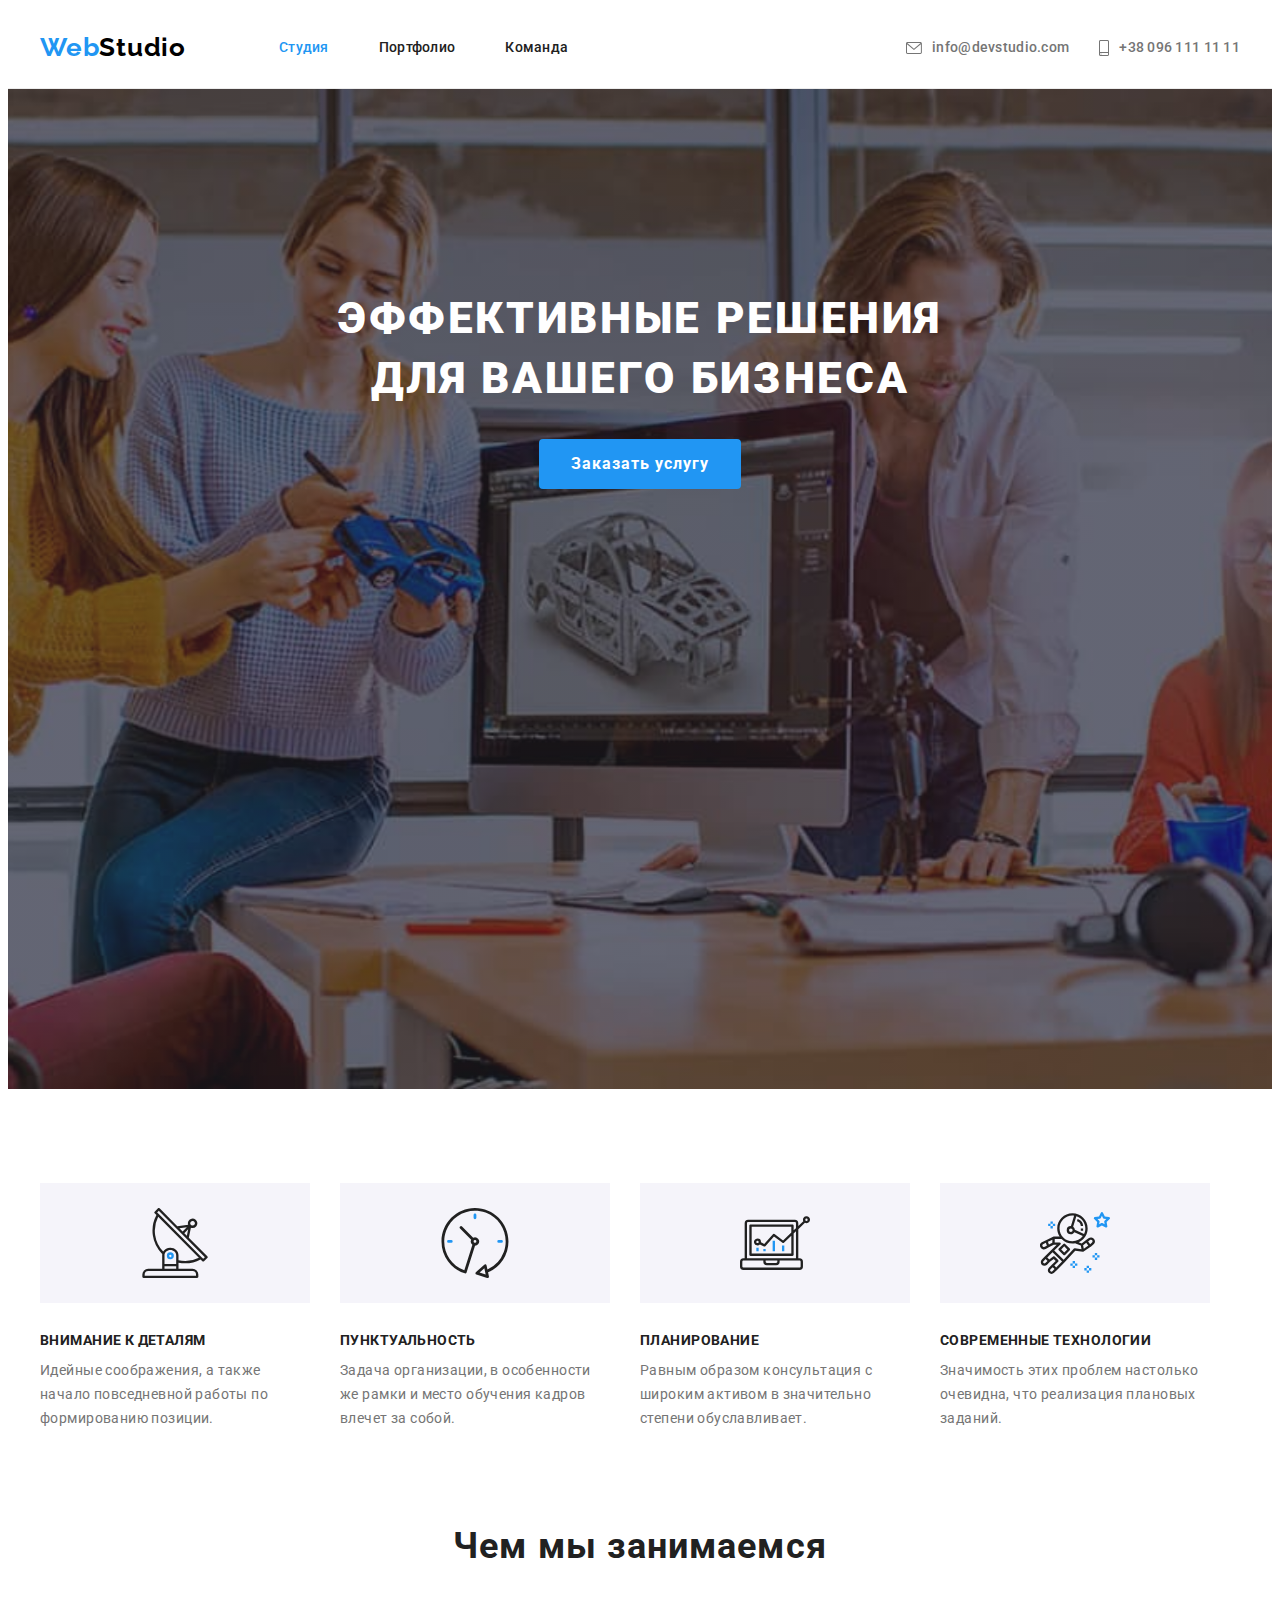
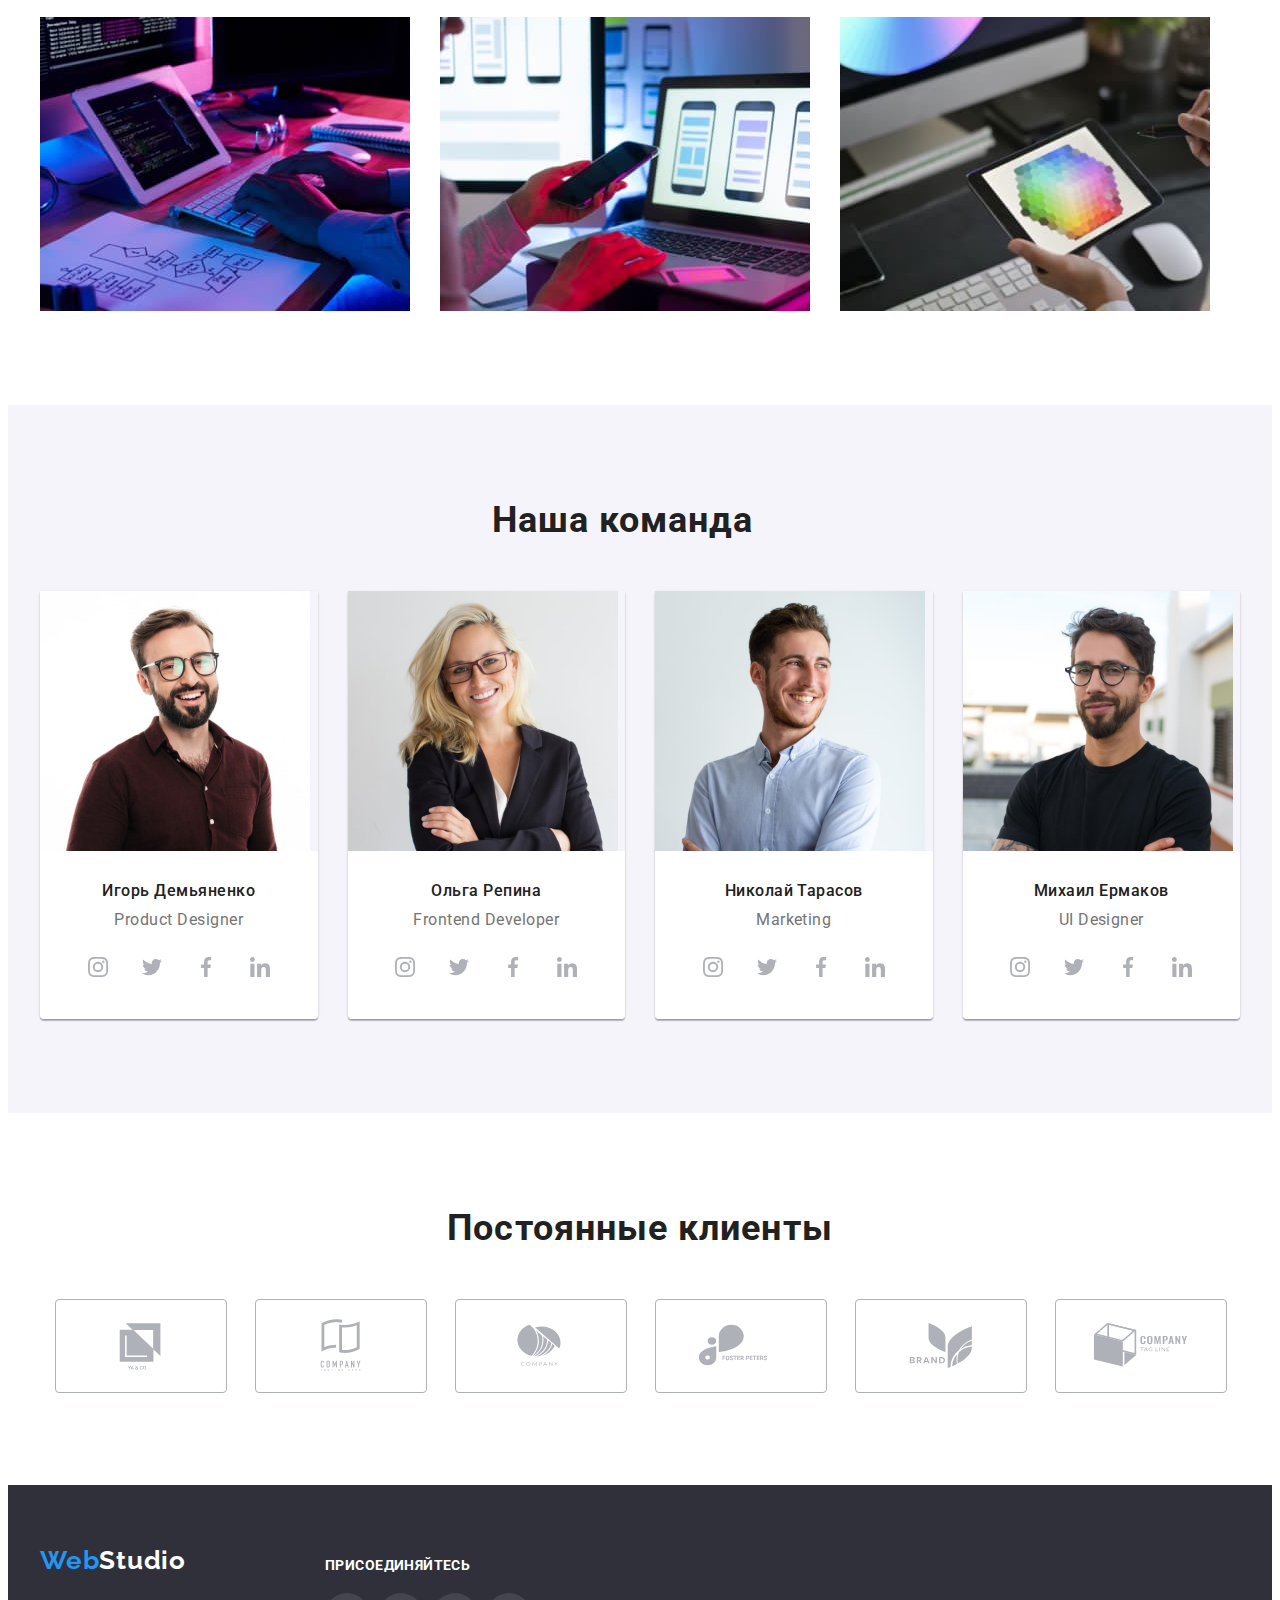
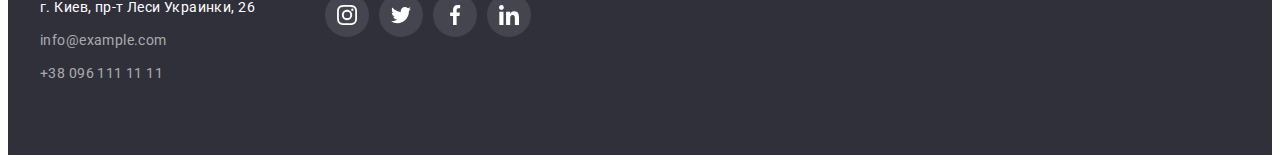
<file: index.html>
<!DOCTYPE html>
<html lang="ru">
  <head>
    <meta charset="UTF-8" />
    <meta http-equiv="X-UA-Compatible" content="IE=edge" />
    <meta name="viewport" content="width=device-width, initial-scale=1.0" />
    <meta
      name="description"
      content="Услуги по разработке и поддержке веб-приложений и веб-сайтов, веб-дизайн, интернет-маркетинг"
    />
    <title>WebStudio - полный цикл веб-разработки</title>
    <link rel="preconnect" href="https://fonts.googleapis.com" />
    <link rel="preconnect" href="https://fonts.gstatic.com" crossorigin />
    <link
      href="https://fonts.googleapis.com/css2?family=Raleway:wght@700&family=Roboto:wght@400;500;700;900&display=swap"
      rel="stylesheet"
    />
    <link
      rel="stylesheet"
      href="https://cdnjs.cloudflare.com/ajax/libs/modern-normalize/1.1.0/modern-normalize.min.css"
      integrity="sha512-wpPYUAdjBVSE4KJnH1VR1HeZfpl1ub8YT/NKx4PuQ5NmX2tKuGu6U/JRp5y+Y8XG2tV+wKQpNHVUX03MfMFn9Q=="
      crossorigin="anonymous"
      referrerpolicy="no-referrer"
    />
    <link rel="stylesheet" href="./css/common.css" />
    <link rel="stylesheet" href="./css/index.css" />
  </head>
  <body>
    <header class="top">
      <div class="container top-container">
        <nav class="top-navigation">
          <a href="" class="logo-top link"
            ><span lang="en"><span class="logo-color">Web</span>Studio</span></a
          >
          <ul class="top-navigation-list list">
            <li><a href="./index.html" class="top-navigation-link current link">Студия</a></li>
            <li><a href="./portfolio.html" class="top-navigation-link link">Портфолио</a></li>
            <li><a href="" class="top-navigation-link link">Команда</a></li>
          </ul>
        </nav>
        <div class="top-connect">
          <ul class="top-contacts-list list">
            <li>
              <a href="mailto:info@devstudio.com" class="top-contacts-link link">
                <svg class="icon-envelope" width="16" height="12">
                  <use href="./img/icons.svg#envelope"></use>
                </svg>
                info@devstudio.com</a
              >
            </li>
            <li>
              <a href="tel:+380961111111" class="top-contacts-link link">
                <svg class="icon-smartphone" width="10" height="16">
                  <use href="./img/icons.svg#smartphone"></use>
                </svg>
                +38 096 111 11 11</a
              >
            </li>
          </ul>
        </div>
      </div>
    </header>
    <main>
      <section class="hero overlay">
        <div class="container">
          <h1 class="hero-main-title">
            Эффективные решения <br />
            для вашего бизнеса
          </h1>
          <button type="button" class="hero-btn">Заказать услугу</button>
        </div>
      </section>
      <section class="about-advantages">
        <div class="container">
          <ul class="advantage-list list">
            <li class="advantage-item icon-antenna">
              <h3 class="advantage-item-title">Внимание к деталям</h3>
              <p class="advantage-item-text">
                Идейные соображения, а также начало повседневной работы по формированию позиции.
              </p>
            </li>
            <li class="advantage-item icon-clock">
              <h3 class="advantage-item-title">Пунктуальность</h3>
              <p class="advantage-item-text">
                Задача организации, в особенности же рамки и место обучения кадров влечет за собой.
              </p>
            </li>
            <li class="advantage-item icon-diagram">
              <h3 class="advantage-item-title">Планирование</h3>
              <p class="advantage-item-text">
                Равным образом консультация с широким активом в значительно степени обуславливает.
              </p>
            </li>
            <li class="advantage-item icon-astronaut">
              <h3 class="advantage-item-title">Современные технологии</h3>
              <p class="advantage-item-text">
                Значимость этих проблем настолько очевидна, что реализация плановых заданий.
              </p>
            </li>
          </ul>
        </div>
      </section>
      <section class="about-works">
        <div class="container">
          <h2 class="about-title">Чем мы занимаемся</h2>
          <ul class="work-list list">
            <li class="works-item">
              <a href="" title="Веб-разработка">
                <img src="./img/index/box-1.jpg" alt="Веб-разработка" width="370" height="294" />
              </a>
            </li>
            <li class="works-item">
              <a href="" title="Веб-дизайн">
                <img src="./img/index/box-2.jpg" alt="Веб-дизайн" width="370" height="294" />
              </a>
            </li>
            <li class="works-item">
              <a href="" title="Интернет-маркетинг">
                <img
                  src="./img/index/box-3.jpg"
                  alt="Интернет-маркетинг"
                  width="370"
                  height="294"
                />
              </a>
            </li>
          </ul>
        </div>
      </section>
      <section class="team">
        <div class="container team-container">
          <h2 class="team-title">Наша команда</h2>
          <ul class="team-list list">
            <li class="team-item">
              <img
                src="./img/index/photo-1.jpg"
                alt="Игорь Демьяненко - продуктовый дизайнер"
                width="270"
                height="260"
              />
              <div class="team-member">
                <h3 class="team-item-title">Игорь Демьяненко</h3>
                <p class="team-item-text">Product Designer</p>
                <ul class="team-social-list list">
                  <li class="team-social-item">
                    <a href="" class="team-social-link link">
                      <svg class="team-social-icon" width="20" height="20">
                        <use href="./img/icons.svg#instagram"></use>
                      </svg>
                    </a>
                  </li>
                  <li class="team-social-item">
                    <a href="" class="team-social-link">
                      <svg class="team-social-icon" width="20" height="20">
                        <use href="./img/icons.svg#twitter"></use>
                      </svg>
                    </a>
                  </li>
                  <li class="team-social-item">
                    <a href="" class="team-social-link">
                      <svg class="team-social-icon" width="20" height="20">
                        <use href="./img/icons.svg#facebook"></use>
                      </svg>
                    </a>
                  </li>
                  <li class="team-social-item">
                    <a href="" class="team-social-link">
                      <svg class="team-social-icon" width="20" height="20">
                        <use href="./img/icons.svg#linkedin"></use>
                      </svg>
                    </a>
                  </li>
                </ul>
              </div>
            </li>
            <li class="team-item">
              <img
                src="./img/index/photo-2.jpg"
                alt="Ольга Репина - фронтенд разработчик"
                width="270"
                height="260"
              />
              <div class="team-member">
                <h3 class="team-item-title">Ольга Репина</h3>
                <p class="team-item-text">Frontend Developer</p>
                <ul class="team-social-list list">
                  <li class="team-social-item">
                    <a href="" class="team-social-link link">
                      <svg class="team-social-icon" width="20" height="20">
                        <use href="./img/icons.svg#instagram"></use>
                      </svg>
                    </a>
                  </li>
                  <li class="team-social-item">
                    <a href="" class="team-social-link">
                      <svg class="team-social-icon" width="20" height="20">
                        <use href="./img/icons.svg#twitter"></use>
                      </svg>
                    </a>
                  </li>
                  <li class="team-social-item">
                    <a href="" class="team-social-link">
                      <svg class="team-social-icon" width="20" height="20">
                        <use href="./img/icons.svg#facebook"></use>
                      </svg>
                    </a>
                  </li>
                  <li class="team-social-item">
                    <a href="" class="team-social-link">
                      <svg class="team-social-icon" width="20" height="20">
                        <use href="./img/icons.svg#linkedin"></use>
                      </svg>
                    </a>
                  </li>
                </ul>
              </div>
            </li>
            <li class="team-item">
              <img
                src="./img/index/photo-3.jpg"
                alt="Николай Тарасов - маркетолог"
                width="270"
                height="260"
              />
              <div class="team-member">
                <h3 class="team-item-title">Николай Тарасов</h3>
                <p class="team-item-text">Marketing</p>
                <ul class="team-social-list list">
                  <li class="team-social-item">
                    <a href="" class="team-social-link link">
                      <svg class="team-social-icon" width="20" height="20">
                        <use href="./img/icons.svg#instagram"></use>
                      </svg>
                    </a>
                  </li>
                  <li class="team-social-item">
                    <a href="" class="team-social-link">
                      <svg class="team-social-icon" width="20" height="20">
                        <use href="./img/icons.svg#twitter"></use>
                      </svg>
                    </a>
                  </li>
                  <li class="team-social-item">
                    <a href="" class="team-social-link">
                      <svg class="team-social-icon" width="20" height="20">
                        <use href="./img/icons.svg#facebook"></use>
                      </svg>
                    </a>
                  </li>
                  <li class="team-social-item">
                    <a href="" class="team-social-link">
                      <svg class="team-social-icon" width="20" height="20">
                        <use href="./img/icons.svg#linkedin"></use>
                      </svg>
                    </a>
                  </li>
                </ul>
              </div>
            </li>
            <li class="team-item">
              <img
                src="./img/index/photo-4.jpg"
                alt="Михаил Ермаков - дизайнер интерфейсов"
                width="270"
                height="260"
              />
              <div class="team-member">
                <h3 class="team-item-title">Михаил Ермаков</h3>
                <p class="team-item-text">UI Designer</p>
                <ul class="team-social-list list">
                  <li class="team-social-item">
                    <a href="" class="team-social-link link">
                      <svg class="team-social-icon" width="20" height="20">
                        <use href="./img/icons.svg#instagram"></use>
                      </svg>
                    </a>
                  </li>
                  <li class="team-social-item">
                    <a href="" class="team-social-link">
                      <svg class="team-social-icon" width="20" height="20">
                        <use href="./img/icons.svg#twitter"></use>
                      </svg>
                    </a>
                  </li>
                  <li class="team-social-item">
                    <a href="" class="team-social-link">
                      <svg class="team-social-icon" width="20" height="20">
                        <use href="./img/icons.svg#facebook"></use>
                      </svg>
                    </a>
                  </li>
                  <li class="team-social-item">
                    <a href="" class="team-social-link">
                      <svg class="team-social-icon" width="20" height="20">
                        <use href="./img/icons.svg#linkedin"></use>
                      </svg>
                    </a>
                  </li>
                </ul>
              </div>
            </li>
          </ul>
        </div>
      </section>
      <section class="clients">
        <div class="container">
          <h2 class="clients-title">Постоянные клиенты</h2>
          <ul class="clients-list list">
            <li class="clients-item">
              <a href="" class="clients-link link">
                <svg class="clients-icon" width="106" height="60">
                  <use href="./img/icons.svg#logo-one"></use>
                </svg>
              </a>
            </li>
            <li class="clients-item">
              <a href="" class="clients-link link">
                <svg class="clients-icon" width="106" height="60">
                  <use href="./img/icons.svg#logo-two"></use>
                </svg>
              </a>
            </li>
            <li class="clients-item">
              <a href="" class="clients-link link">
                <svg class="clients-icon" width="106" height="60">
                  <use href="./img/icons.svg#logo-three"></use>
                </svg>
              </a>
            </li>
            <li class="clients-item">
              <a href="" class="clients-link link">
                <svg class="clients-icon" width="106" height="60">
                  <use href="./img/icons.svg#logo-four"></use>
                </svg>
              </a>
            </li>
            <li class="clients-item">
              <a href="" class="clients-link link">
                <svg class="clients-icon" width="106" height="60">
                  <use href="./img/icons.svg#logo-five"></use>
                </svg>
              </a>
            </li>
            <li class="clients-item">
              <a href="" class="clients-link link">
                <svg class="clients-icon" width="106" height="60">
                  <use href="./img/icons.svg#logo-six"></use>
                </svg>
              </a>
            </li>
          </ul>
        </div>
      </section>
    </main>
    <footer class="bottom">
      <div class="container bottom-container">
        <div>
          <p>
            <a href="" class="logo-bottom link"
              ><span lang="en"><span class="logo-color">Web</span>Studio</span></a
            >
          </p>
          <address class="bottom-contacts">
            <ul class="bottom-contacts-list list">
              <li>
                <a
                  class="bottom-contacts-link-location link"
                  href="https://goo.gl/maps/npzmwSaUyRD7AZYU8"
                  target="_blank"
                  rel="noopener noreferrer"
                  >г. Киев, пр-т Леси Украинки, 26</a
                >
              </li>
              <li>
                <a class="bottom-contacts-link link" href="mailto:info@example.com"
                  >info@example.com</a
                >
              </li>
              <li>
                <a class="bottom-contacts-link link" href="tel:+380961111111">+38 096 111 11 11</a>
              </li>
            </ul>
          </address>
        </div>
        <div>
          <p class="bottom-links-text">Присоединяйтесь</p>
          <ul class="company-social-link list">
            <li class="bottom-social-item">
              <a href="" class="bottom-social-link link">
                <svg class="bottom-social-icon" width="20" height="20">
                  <use href="./img/icons.svg#instagram"></use>
                </svg>
              </a>
            </li>
            <li class="bottom-social-item">
              <a href="" class="bottom-social-link">
                <svg class="bottom-social-icon" width="20" height="20">
                  <use href="./img/icons.svg#twitter"></use>
                </svg>
              </a>
            </li>
            <li class="bottom-social-item">
              <a href="" class="bottom-social-link">
                <svg class="bottom-social-icon" width="20" height="20">
                  <use href="./img/icons.svg#facebook"></use>
                </svg>
              </a>
            </li>
            <li class="bottom-social-item">
              <a href="" class="bottom-social-link">
                <svg class="bottom-social-icon" width="20" height="20">
                  <use href="./img/icons.svg#linkedin"></use>
                </svg>
              </a>
            </li>
          </ul>
        </div>
      </div>
    </footer>
  </body>
</html>
</file>
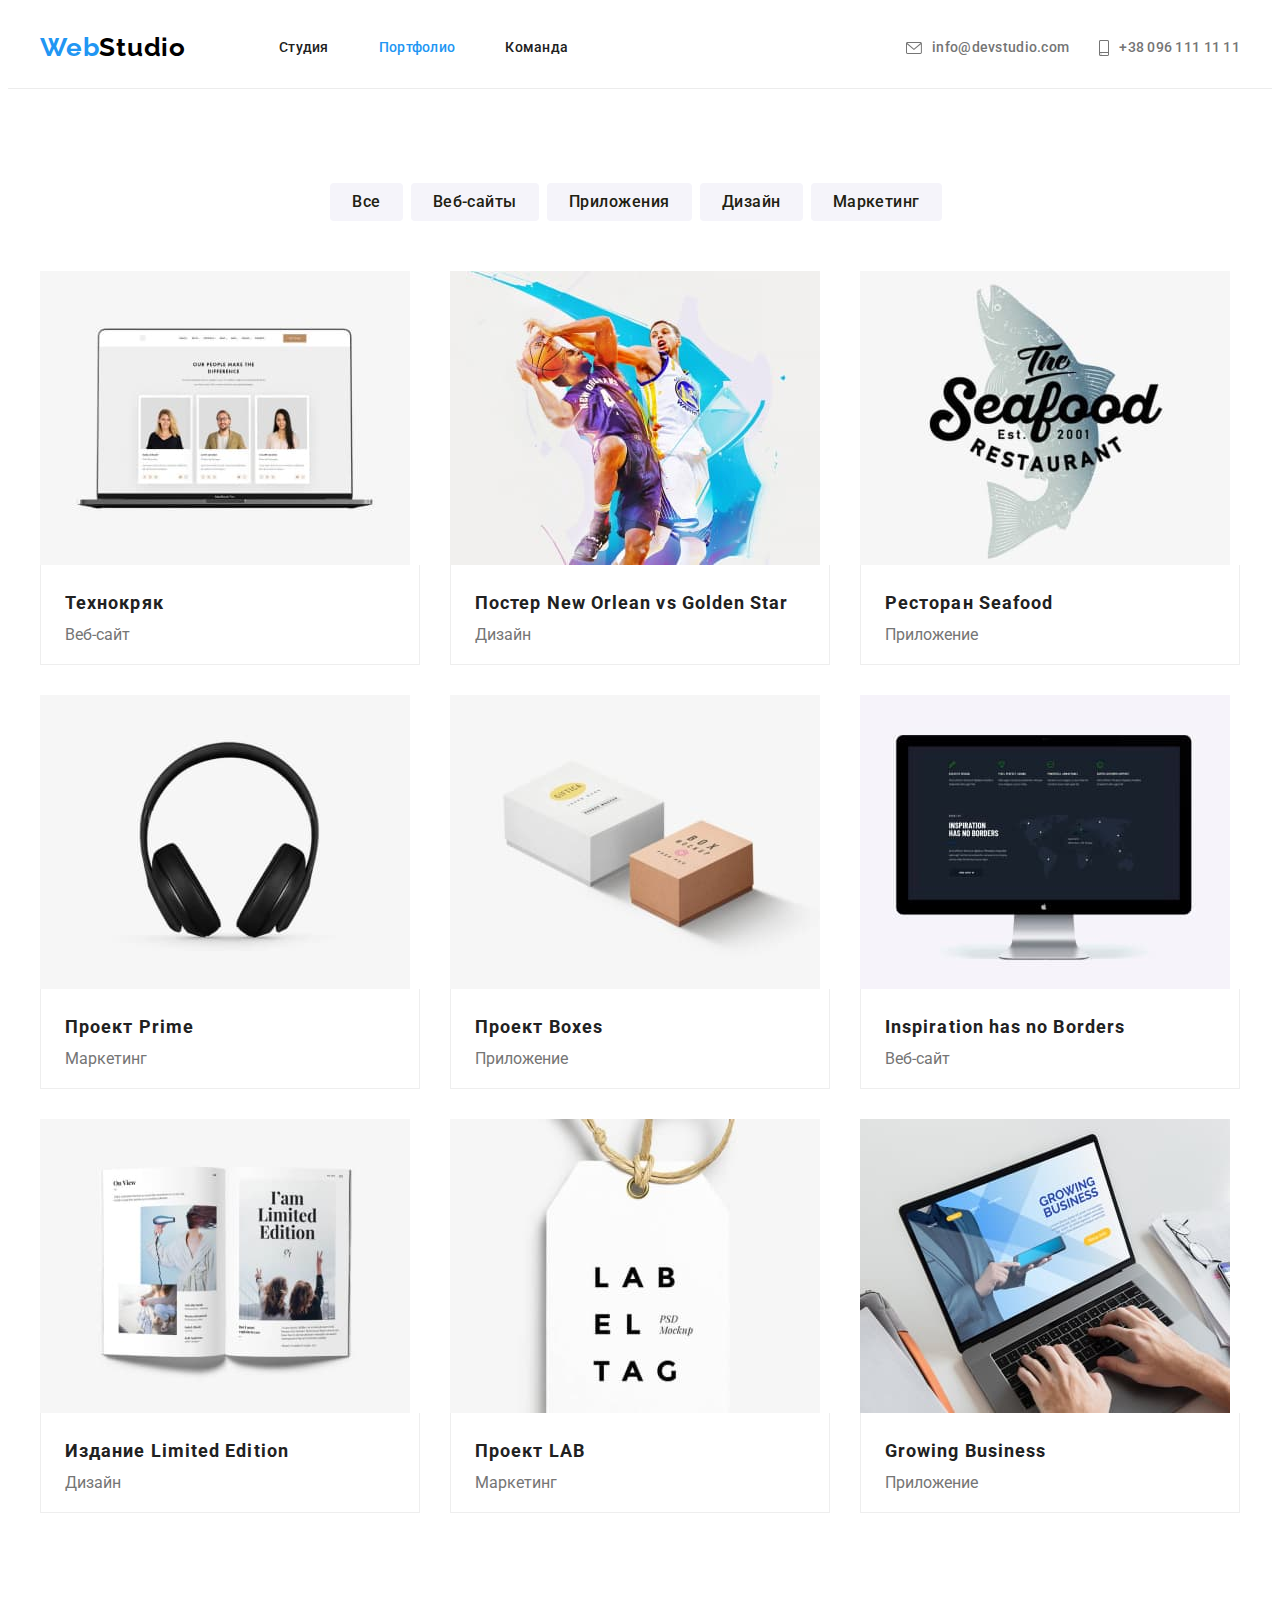
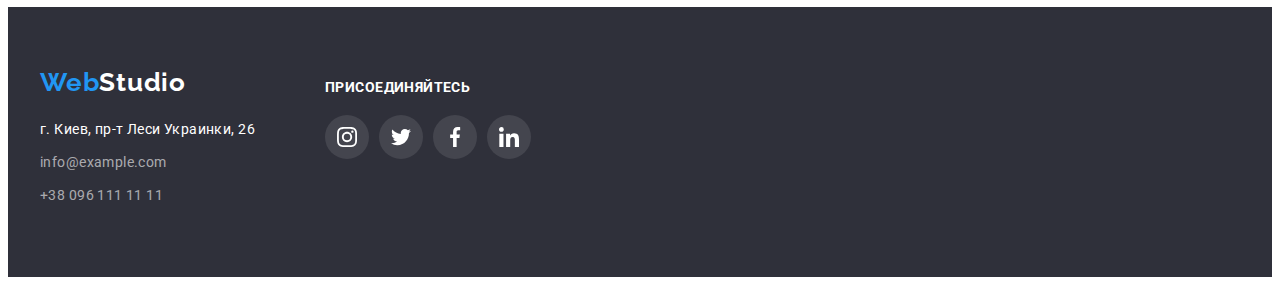
<file: portfolio.html>
<!DOCTYPE html>
<html lang="ru">
  <head>
    <meta charset="UTF-8" />
    <meta http-equiv="X-UA-Compatible" content="IE=edge" />
    <meta name="viewport" content="width=device-width, initial-scale=1.0" />
    <meta
      name="description"
      content="Услуги по разработке и поддержке веб-приложений и веб-сайтов, веб-дизайн, интернет-маркетинг"
    />
    <title>WebStudio - наши работы</title>
    <link rel="preconnect" href="https://fonts.googleapis.com" />
    <link rel="preconnect" href="https://fonts.gstatic.com" crossorigin />
    <link
      href="https://fonts.googleapis.com/css2?family=Raleway:wght@700&family=Roboto:wght@400;500;700;900&display=swap"
      rel="stylesheet"
    />
    <link
      rel="stylesheet"
      href="https://cdnjs.cloudflare.com/ajax/libs/modern-normalize/1.1.0/modern-normalize.min.css"
      integrity="sha512-wpPYUAdjBVSE4KJnH1VR1HeZfpl1ub8YT/NKx4PuQ5NmX2tKuGu6U/JRp5y+Y8XG2tV+wKQpNHVUX03MfMFn9Q=="
      crossorigin="anonymous"
      referrerpolicy="no-referrer"
    />
    <link rel="stylesheet" href="./css/common.css" />
    <link rel="stylesheet" href="./css/portfolio.css" />
  </head>
  <body>
    <header class="top">
      <div class="container top-container">
        <nav class="top-navigation">
          <a href="" class="logo-top link"
            ><span lang="en"><span class="logo-color">Web</span>Studio</span></a
          >
          <ul class="top-navigation-list list">
            <li><a href="./index.html" class="top-navigation-link link">Студия</a></li>
            <li>
              <a href="./portfolio.html" class="top-navigation-link current link">Портфолио</a>
            </li>
            <li><a href="" class="top-navigation-link link">Команда</a></li>
          </ul>
        </nav>
        <div class="top-connect">
          <ul class="top-contacts-list list">
            <li>
              <a href="mailto:info@devstudio.com" class="top-contacts-link link">
                <svg class="icon-envelope" width="16" height="12">
                  <use href="./img/icons.svg#envelope"></use>
                </svg>
                info@devstudio.com</a
              >
            </li>
            <li>
              <a href="tel:+380961111111" class="top-contacts-link link">
                <svg class="icon-smartphone" width="10" height="16">
                  <use href="./img/icons.svg#smartphone"></use>
                </svg>
                +38 096 111 11 11</a
              >
            </li>
          </ul>
        </div>
      </div>
    </header>
    <main>
      <section class="projects">
        <div class="container">
          <h1 class="visually-hidden">Наши проекты</h1>
          <ul class="projects-btn list">
            <li><button class="btn" type="button">Все</button></li>
            <li><button class="btn" type="button">Веб-сайты</button></li>
            <li><button class="btn" type="button">Приложения</button></li>
            <li><button class="btn" type="button">Дизайн</button></li>
            <li><button class="btn" type="button">Маркетинг</button></li>
          </ul>
          <ul class="projects-list list">
            <li class="projects-item">
              <a class="link" href="">
                <img
                  src="./img/portfolio/1-технокряк.jpg"
                  alt="Эскиз проекта"
                  width="370"
                  height="294"
                />
                <div class="project-name">
                  <h2 class="projects-title">Технокряк</h2>
                  <p class="projects-text">Веб-сайт</p>
                </div>
              </a>
            </li>
            <li class="projects-item">
              <a class="link" href="">
                <img
                  src="./img/portfolio/2-orlean.jpg"
                  alt="Эскиз проекта"
                  width="370"
                  height="294"
                />
                <div class="project-name">
                  <h2 class="projects-title">Постер New Orlean vs Golden Star</h2>
                  <p class="projects-text">Дизайн</p>
                </div>
              </a>
            </li>
            <li class="projects-item">
              <a class="link" href="">
                <img
                  src="./img/portfolio/3-seafood.jpg"
                  alt="Эскиз проекта"
                  width="370"
                  height="294"
                />
                <div class="project-name">
                  <h2 class="projects-title">Ресторан Seafood</h2>
                  <p class="projects-text">Приложение</p>
                </div>
              </a>
            </li>
            <li class="projects-item">
              <a class="link" href="">
                <img
                  src="./img/portfolio/4-prime.jpg"
                  alt="Эскиз проекта"
                  width="370"
                  height="294"
                />
                <div class="project-name">
                  <h2 class="projects-title">Проект Prime</h2>
                  <p class="projects-text">Маркетинг</p>
                </div>
              </a>
            </li>
            <li class="projects-item">
              <a class="link" href="">
                <img
                  src="./img/portfolio/5-boxes.jpg"
                  alt="Эскиз проекта"
                  width="370"
                  height="294"
                />
                <div class="project-name">
                  <h2 class="projects-title">Проект Boxes</h2>
                  <p class="projects-text">Приложение</p>
                </div>
              </a>
            </li>
            <li class="projects-item">
              <a class="link" href="">
                <img
                  src="./img/portfolio/6-inspiration.jpg"
                  alt="Эскиз проекта"
                  width="370"
                  height="294"
                />
                <div class="project-name">
                  <h2 class="projects-title">Inspiration has no Borders</h2>
                  <p class="projects-text">Веб-сайт</p>
                </div>
              </a>
            </li>
            <li class="projects-item">
              <a class="link" href="">
                <img
                  src="./img/portfolio/7-limited.jpg"
                  alt="Эскиз проекта"
                  width="370"
                  height="294"
                />
                <div class="project-name">
                  <h2 class="projects-title">Издание Limited Edition</h2>
                  <p class="projects-text">Дизайн</p>
                </div>
              </a>
            </li>
            <li class="projects-item">
              <a class="link" href="">
                <img src="./img/portfolio/8-lab.jpg" alt="Эскиз проекта" width="370" height="294" />
                <div class="project-name">
                  <h2 class="projects-title">Проект LAB</h2>
                  <p class="projects-text">Маркетинг</p>
                </div>
              </a>
            </li>
            <li class="projects-item">
              <a class="link" href="">
                <img
                  src="./img/portfolio/9-bussines.jpg"
                  alt="Эскиз проекта"
                  width="370"
                  height="294"
                />
                <div class="project-name">
                  <h2 class="projects-title">Growing Business</h2>
                  <p class="projects-text">Приложение</p>
                </div>
              </a>
            </li>
          </ul>
        </div>
      </section>
    </main>
    <footer class="bottom">
      <div class="container bottom-container">
        <div>
          <p>
            <a href="" class="logo-bottom link"
              ><span lang="en"><span class="logo-color">Web</span>Studio</span></a
            >
          </p>
          <address class="bottom-contacts">
            <ul class="bottom-contacts-list list">
              <li>
                <a
                  class="bottom-contacts-link-location link"
                  href="https://goo.gl/maps/npzmwSaUyRD7AZYU8"
                  target="_blank"
                  rel="noopener noreferrer"
                  >г. Киев, пр-т Леси Украинки, 26</a
                >
              </li>
              <li>
                <a class="bottom-contacts-link link" href="mailto:info@example.com"
                  >info@example.com</a
                >
              </li>
              <li>
                <a class="bottom-contacts-link link" href="tel:+380961111111">+38 096 111 11 11</a>
              </li>
            </ul>
          </address>
        </div>
        <div>
          <p class="bottom-links-text">Присоединяйтесь</p>
          <ul class="company-social-link list">
            <li class="bottom-social-item">
              <a href="" class="bottom-social-link link">
                <svg class="bottom-social-icon" width="20" height="20">
                  <use href="./img/icons.svg#instagram"></use>
                </svg>
              </a>
            </li>
            <li class="bottom-social-item">
              <a href="" class="bottom-social-link">
                <svg class="bottom-social-icon" width="20" height="20">
                  <use href="./img/icons.svg#twitter"></use>
                </svg>
              </a>
            </li>
            <li class="bottom-social-item">
              <a href="" class="bottom-social-link">
                <svg class="bottom-social-icon" width="20" height="20">
                  <use href="./img/icons.svg#facebook"></use>
                </svg>
              </a>
            </li>
            <li class="bottom-social-item">
              <a href="" class="bottom-social-link">
                <svg class="bottom-social-icon" width="20" height="20">
                  <use href="./img/icons.svg#linkedin"></use>
                </svg>
              </a>
            </li>
          </ul>
        </div>
      </div>
    </footer>
  </body>
</html>
</file>
<file: css/common.css>
/* contains header and footer rules mainly */
:root {
  /* colors сustom properties */
  --web-logo-color: #2196f3;
  --nav-text-color: #212121;
  --contacts-text-color: #757575;
  --adress-location-text-color: #ffffff;
  --address-mail-text-color: rgba(255, 255, 255, 0.6);
  --address-tel-text-color: rgba(255, 255, 255, 0.6);
  --bottom-background-color: #2f303a;
  --hover-focus-color: #2196f3;
  --current-color: #2196f3;
  --social-icons-color: #afb1b8;
  /* text custom properties */
  --logo-font-size: 26px;
  /* body */
}
body {
  font-family: roboto, sans-serif;
  color: #757575;
}
.link {
  text-decoration: none;
}
.list {
  list-style-type: none;
}
p,
h1,
h2,
h3,
h4,
h5,
h6 {
  margin: 0;
}
ul {
  margin: 0;
  padding: 0;
}
img {
  display: block;
  max-width: 100%;
  height: auto;
}
.visually-hidden {
  position: absolute;
  width: 1px;
  height: 1px;
  margin: -1px;
  border: 0;
  padding: 0;
  white-space: nowrap;
  clip-path: inset(100%);
  clip: rect(0 0 0 0);
  overflow: hidden;
}
.container {
  width: 1200px;
  padding-left: 15px;
  padding-right: 15px;
  margin: 0 auto;
}
/* pseudo classes */
.top-navigation-link:hover,
.top-navigation-link:focus,
.top-contacts-link:hover,
.top-contacts-link:focus {
  color: var(--hover-focus-color);
  fill: var(--hover-focus-color);
}
.bottom-contacts-link-location:hover,
.bottom-contacts-link-location:focus,
.bottom-contacts-link:hover,
.bottom-contacts-link:focus {
  color: var(--hover-focus-color);
}
/* -HEADER- */
.top {
  border-bottom: 1px solid #ececec;
}
.top-container {
  display: flex;
  align-items: center;
}
/* -logo- */
.top-navigation {
  display: flex;
}
.logo-top {
  margin-right: 93px;
  margin-top: 24px;
  margin-bottom: 25px;
  color: #000000;
  font-family: Raleway;
  font-weight: 700;
  font-size: var(--logo-font-size);
  line-height: 1.19;
  letter-spacing: 0.03em;
}
.logo-color {
  color: var(--web-logo-color);
}
/* -menu nav- */
.top-navigation-list {
  display: flex;
  align-items: center;
  font-weight: 500;
  font-size: 14px;
  line-height: 1.14;
  letter-spacing: 0.02em;
}
.top-navigation-link {
  color: var(--nav-text-color);
  padding-top: 32px;
  padding-bottom: 32px;
}
.top-navigation-list li:not(:last-child) {
  margin-right: 50px;
}
.top-navigation-list .current {
  color: var(--current-color);
}
/* -contacts- */
.top-connect {
  margin-left: auto;
}
.top-contacts-list {
  display: flex;
  font-weight: 500;
  font-size: 14px;
  line-height: 1.14;
  letter-spacing: 0.02em;
}
.top-contacts-link {
  display: flex;
  align-items: center;
  color: var(--contacts-text-color);
  padding-top: 32px;
  padding-bottom: 32px;
}
.top-contacts-list li:not(:last-child) {
  margin-right: 30px;
}
.icon-envelope {
  margin-right: 10px;
  fill: currentColor;
}
.icon-smartphone {
  margin-right: 10px;
  fill: currentColor;
}
/* -FOOTER- */
.bottom {
  background-color: var(--bottom-background-color);
  padding-top: 60px;
  padding-bottom: 60px;
}
/* -logo- */
.logo-bottom {
  display: inline-block;
  margin-bottom: 20px;
  color: #ffffff;
  font-family: Raleway;
  font-weight: 700;
  font-size: var(--logo-font-size);
  line-height: 1.19;
  letter-spacing: 0.03em;
}
.logo-color {
  color: var(--web-logo-color);
}
/* -adress- */
.bottom-contacts-link-location {
  display: inline-block;
  margin-bottom: 9px;
  color: var(--adress-location-text-color);
  font-style: normal;
  font-weight: 400;
  font-size: 14px;
  line-height: 1.71;
  letter-spacing: 0.03em;
}
.bottom-contacts-link {
  display: inline-block;
  margin-bottom: 9px;
  color: var(--address-tel-text-color);
  font-style: normal;
  font-weight: 400;
  font-size: 14px;
  line-height: 1.71;
  letter-spacing: 0.03em;
}
.bottom-contacts {
  margin-right: 70px;
}
.bottom-container {
  display: flex;
}
.company-social-link {
  display: flex;
}
.bottom-links-text {
  color: #ffffff;
  padding-top: 12px;
  margin-bottom: 20px;
  font-weight: 700;
  font-size: 14px;
  line-height: 16px;
  letter-spacing: 0.03em;
  text-transform: uppercase;
}
.bottom-social-item {
  width: 44px;
  height: 44px;
}
.bottom-social-item + .bottom-social-item {
  margin-left: 10px;
}
.bottom-social-link {
  display: flex;
  align-items: center;
  justify-content: center;
  width: 100%;
  height: 100%;
  border-radius: 50%;
  background-color: rgba(255, 255, 255, 0.1);
  color: #ffffff;
}
.bottom-social-link:hover,
.bottom-social-link:focus {
  background-color: var(--hover-focus-color);
  color: #ffffff;
}
.bottom-social-icon {
  fill: currentColor;
}
</file>
<file: css/index.css>
:root {
  --main-headers-color: #212121;
  --main-text-color: #757575;
  --button-text-color: #ffffff;
  --button-background-color: #2196f3;
  --first-background-color: #2f303a;
  --second-background-color: #f5f4fa;
  --clients-border-color: #afb1b8;
  --clients-icon-color: #afb1b8;
}
/* -MAIN- */
/* -hero- */
.overlay {
  max-width: 1600px;
  min-height: 600px;
  margin-left: auto;
  margin-right: auto;
  background-image: linear-gradient(rgba(47, 48, 58, 0.4), rgba(47, 48, 58, 0.4)),
    url(../img/index/hero-bg.jpg);
  background-size: cover;
  background-repeat: no-repeat;
  background-position: center;
}
.hero {
  --first-background-color: #c4c4c4;
  background-color: var(--first-background-color);
  padding-top: 200px;
  padding-bottom: 200px;
}
.hero-main-title {
  margin-bottom: 30px;
  color: #ffffff;
  font-weight: 900;
  font-size: 44px;
  line-height: 1.36;
  text-align: center;
  letter-spacing: 0.06em;
  text-transform: uppercase;
}
.hero-btn {
  display: block;
  margin: 0 auto;
  padding: 10px 32px;
  border-radius: 4px;
  border: 0px;
  color: var(--button-text-color);
  background-color: var(--button-background-color);
  cursor: pointer;
  font-family: inherit;
  font-weight: 700;
  font-size: 16px;
  line-height: 1.87;
  letter-spacing: 0.06em;
}
.hero-btn:hover,
.hero-btn:focus {
  background-color: #188ce8;
}
/* -about advantages- */
.about-advantages {
  padding-top: 94px;
  padding-bottom: 94px;
}
.advantage-list {
  display: flex;
}
.advantage-item:not(:last-child) {
  margin-right: 30px;
}
.advantage-item-title {
  margin-bottom: 10px;
  color: var(--main-headers-color);
  font-weight: 700;
  font-size: 14px;
  line-height: 1.14;
  letter-spacing: 0.03em;
  text-transform: uppercase;
}
.advantage-item-text {
  width: 270px;
  font-size: 14px;
  line-height: 1.71;
  letter-spacing: 0.03em;
}
.advantage-item::before {
  content: '';
  display: block;
  margin-bottom: 30px;
  width: 270px;
  height: 120px;
  background-repeat: no-repeat;
  background-position: center;
  background-color: #f5f4fa;
}
.icon-antenna::before {
  background-image: url(../img/index/advantages-list/antenna.svg);
}
.icon-clock::before {
  background-image: url(../img/index/advantages-list/clock.svg);
}
.icon-diagram::before {
  background-image: url(../img/index/advantages-list/diagram.svg);
}
.icon-astronaut::before {
  background-image: url(../img/index/advantages-list/astronaut.svg);
}
/* -about works- */
.about-title {
  margin-bottom: 50px;
  color: var(--main-headers-color);
  font-weight: 700;
  font-size: 36px;
  line-height: 1.17;
  text-align: center;
  letter-spacing: 0.03em;
}
.about-works {
  padding-bottom: 94px;
}
.work-list {
  display: flex;
}
.works-item:not(:last-child) {
  margin-right: 30px;
}
/* -team- */
.team {
  background-color: var(--second-background-color);
  padding-top: 94px;
  padding-bottom: 94px;
}
.team-title {
  color: var(--main-headers-color);
  margin-left: 450px;
  width: 265px;
  height: 42px;
  font-weight: 700;
  font-size: 36px;
  line-height: 1.17;
  text-align: center;
  letter-spacing: 0.03em;
}
.team-item-title {
  color: var(--main-headers-color);
  font-weight: 500;
  font-size: 16px;
  line-height: 1.19;
  text-align: center;
  letter-spacing: 0.03em;
}
.team-item-text {
  color: var(--main-text-color);
  margin-bottom: 16px;
  font-size: 16px;
  line-height: 1.19;
  text-align: center;
  letter-spacing: 0.03em;
}
.team-list {
  display: flex;
  margin-top: 50px;
  justify-content: center;
  margin-right: -30px;
  border: 5px;
  border-radius: 4px;
}
.team-item {
  /* flex-basis: calc(100% - 4 * 30px) / 4; */
  flex-basis: calc(100% / 4 - 30px);
  margin-right: 30px;
  box-shadow: 0px 1px 3px rgba(0, 0, 0, 0.12), 0px 1px 1px rgba(0, 0, 0, 0.14),
    0px 2px 1px rgba(0, 0, 0, 0.2);
  border-radius: 0px 0px 4px 4px;
}
.team-member {
  background-color: #ffffff;
  border-radius: inherit;
}
.team-member h3 {
  margin-bottom: 10px;
}
.team-member {
  padding-top: 30px;
  padding-bottom: 30px;
}
.team-social-list {
  display: flex;
  justify-content: center;
}
.team-social-item {
  width: 44px;
  height: 44px;
}
.team-social-item + .team-social-item {
  margin-left: 10px;
}
.team-social-link {
  display: flex;
  align-items: center;
  justify-content: center;
  width: 100%;
  height: 100%;
  border-radius: 50%;
  color: var(--social-icons-color);
}
.team-social-icon {
  fill: currentColor;
}
.team-social-link:hover,
.team-social-link:focus {
  background-color: var(--hover-focus-color);
  color: #ffffff;
}
/* .team-social-link:hover .team-social-icon,
.team-social-link:focus .team-social-icon {
  fill: #ffffff;
} */
/* -clients- */
.clients {
  padding-top: 94px;
  padding-bottom: 94px;
}
.clients-title {
  margin-bottom: 50px;
  font-weight: 700;
  font-size: 36px;
  line-height: 42px;
  text-align: center;
  letter-spacing: 0.03em;
  color: var(--main-headers-color);
}
.clients-list {
  display: flex;
  justify-content: center;
}
.clients-item + .clients-item {
  margin-left: 30px;
}
.clients-item {
  width: 170px;
  height: 92px;
}
.clients-link {
  display: flex;
  align-items: center;
  justify-content: center;
  width: 100%;
  height: 100%;
  border-width: 1px;
  border-style: solid;
  border-color: var(--clients-border-color);
  border-radius: 4px;
  color: var(--clients-icon-color);
}
.clients-icon {
  fill: currentColor;
}
.clients-link:hover,
.clients-link:focus {
  border-color: var(--hover-focus-color);
  color: var(--hover-focus-color);
}
</file>
<file: css/portfolio.css>
:root {
  --button-text-color: #212112;
  --button-background-color: #f5f4fa;
  --button-text-hover-focus: #ffffff;
  --button-background-hover-focus: #2196f3;
  --main-headers-color: #212121;
  --main-text-color: #757575;
}
/* MAIN */
/* projects */
.projects {
  padding-top: 94px;
  padding-bottom: 94px;
}
.projects-btn {
  display: flex;
  justify-content: center;
  margin-bottom: 50px;
}
.btn {
  padding: 6px 22px;
  margin-right: 8px;
  border-radius: 4px;
  background-color: var(--button-background-color);
  color: var(--button-text-color);
  font-family: Roboto;
  font-weight: 500;
  font-size: 16px;
  line-height: 1.62;
  text-align: center;
  letter-spacing: 0.03em;
  border-style: none;
  cursor: pointer;
}
.btn:hover,
.btn:focus {
  background-color: var(--button-background-hover-focus);
  color: var(--button-text-hover-focus);
  box-shadow: 0px 3px 1px rgba(0, 0, 0, 0.1), 0px 1px 2px rgba(0, 0, 0, 0.08),
    0px 2px 2px rgba(0, 0, 0, 0.12);
}
.projects-list {
  display: flex;
  flex-wrap: wrap;
  margin-right: -30px;
  margin-bottom: -30px;
}
.projects-item {
  margin-right: 30px;
  margin-bottom: 30px;
  flex-basis: calc((100% - 3 * 30px) / 3);
}
.projects-title {
  color: var(--main-headers-color);
  font-weight: 700;
  font-size: 18px;
  line-height: 2;
  letter-spacing: 0.06em;
}
.projects-text {
  color: var(--main-text-color);
}
.project-name {
  border: 1px solid #eeeeee;
  border-top: none;
  padding-bottom: 20px;
  padding-top: 20px;
  padding-left: 24px;
}
.project-name h2 {
  margin-bottom: 4px;
}
.projects-item:hover,
.projects-item:focus {
  box-shadow: 0px 1px 1px rgba(0, 0, 0, 0.12), 0px 4px 4px rgba(0, 0, 0, 0.06),
    1px 4px 6px rgba(0, 0, 0, 0.16);
}
</file>
